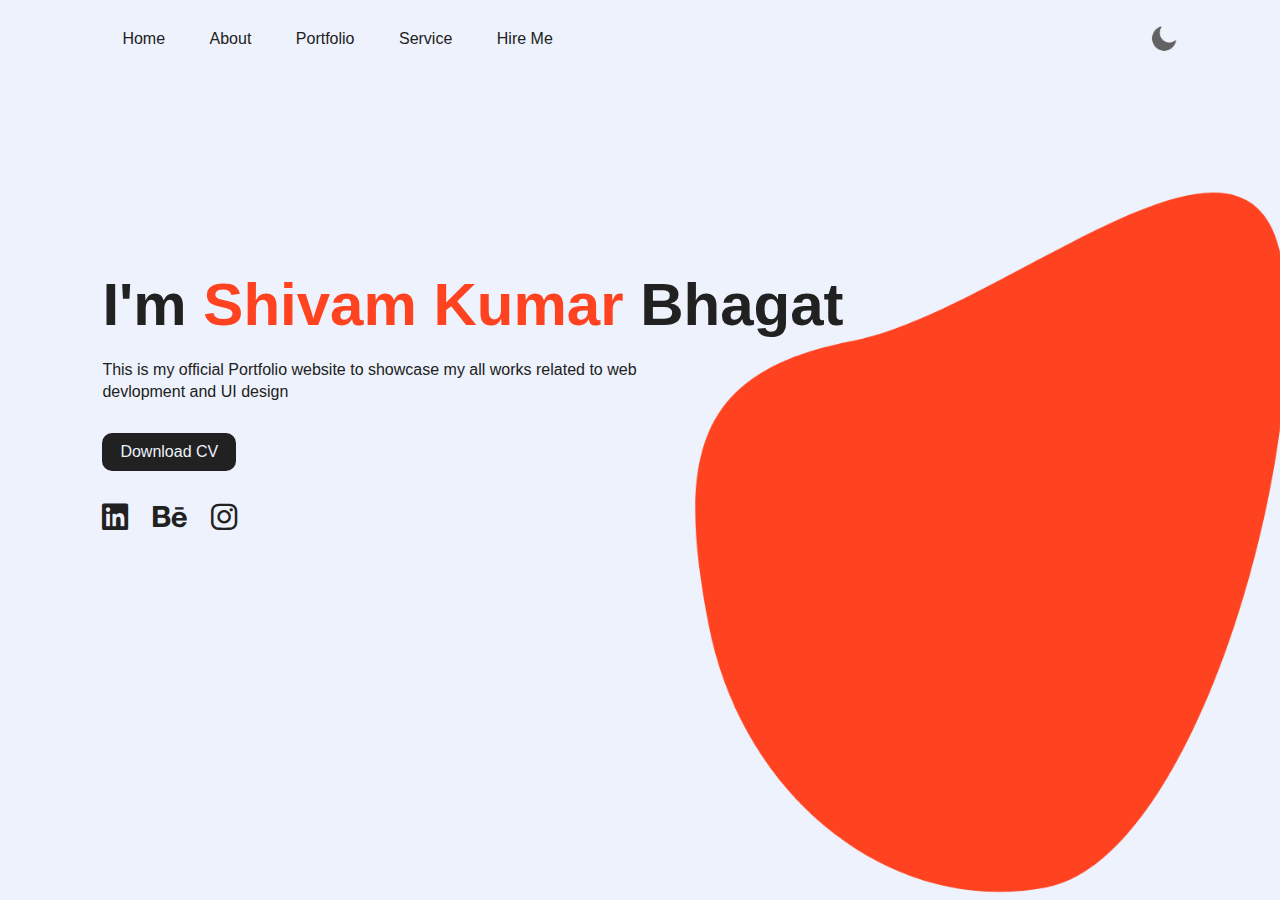
<file: portfolio/index.html>
<!DOCTYPE html>
<html lang="en">
<head>
    <meta charset="UTF-8">
    <meta name="viewport" content="width=device-width, initial-scale=1.0">
    <title>Portfolio</title>
    <link rel="stylesheet" href="style.css">
    <link rel="stylesheet" href="https://cdnjs.cloudflare.com/ajax/libs/font-awesome/6.4.0/css/all.min.css">
</head>
<body>
    <div class="hero">
        <nav>
            <!-- <img src="portfolio_site_img/logo.png" class="logo"> -->
            <ul>
                <li><a href="#">Home</a></li>
                <li><a href="#">About</a></li>
                <li><a href="#">Portfolio</a></li>
                <li><a href="#">Service</a></li>
                <li><a href="hireme.html">Hire Me</a></li>
            </ul>
            <img src="portfolio_site_img/moon.png" id="icon">
        </nav>

        <div class="info">
            <h1>I'm <span>Shivam Kumar</span> Bhagat</h1>
            <p>This is my official Portfolio website to showcase my all works related to web <br>devlopment and UI design</p>
            <a href="https://drive.google.com/file/d/1vkA1sWENuZb1bT8IAR0OYp1fMY6XURos/view?usp=drive_link">Download CV</a>
        </div>

        <div class="img-box">
            <img src="portfolio_site_img/pattern.png" class="back-img">
            <!-- <img src="portfolio_site_img/girl.png" class="main-img"> -->
        </div>

        <div class="social-link">
            <a href="https://www.linkedin.com/in/shivam-kumar-bhagat-480920144/"><i class="fa-brands fa-linkedin"></i></a>
            <a href=""><i class="fab fa-behance"></i></a>
            <a href=""><i class="fa-brands fa-instagram"></i></a>
        </div>
    </div>

    <script src="script.js"></script>
</body>
</html>
</file>
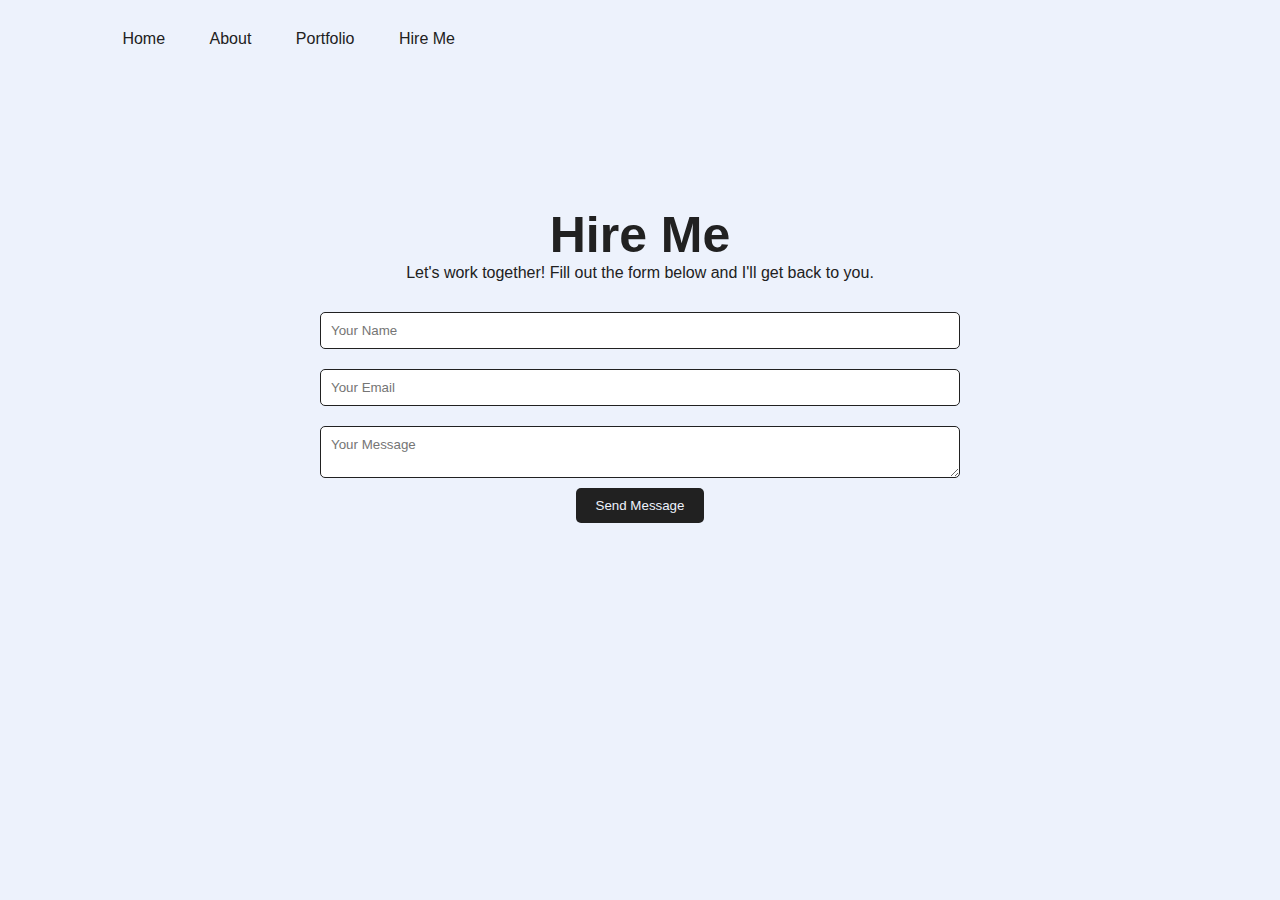
<file: portfolio/hireme.html>
<!DOCTYPE html>
<html lang="en">
<head>
    <meta charset="UTF-8">
    <meta name="viewport" content="width=device-width, initial-scale=1.0">
    <title>Hire Me</title>
    <link rel="stylesheet" href="style.css">
    <link rel="stylesheet" href="hireme.css">
</head>
<body>
    <div class="hero">
        <nav>
            <ul>
                <li><a href="index.html">Home</a></li>
                <li><a href="about.html">About</a></li>
                <li><a href="portfolio.html">Portfolio</a></li>
                <li><a href="hireme.html">Hire Me</a></li>
            </ul>
        </nav>

        <div class="hireme-container">
            <h1>Hire Me</h1>
            <p>Let's work together! Fill out the form below and I'll get back to you.</p>
            <form action="#" method="post">
                <input type="text" placeholder="Your Name" required>
                <input type="email" placeholder="Your Email" required>
                <textarea placeholder="Your Message" required></textarea>
                <button type="submit">Send Message</button>
            </form>
        </div>
    </div>
</body>
</html>
</file>
<file: portfolio/style.css>
*{
    padding: 0;
    margin: 0;
    font-family: 'poppins', sans-serif;
    box-sizing: border-box;
}

:root{
    --primary-color: #edf2fc;
    --secondary-color: #212121;
}

.dark-theme{
    --primary-color: #000106;
    --secondary-color: #fff;
}

.hero{
    height: 100vh;
    width: 100%;
    background: var(--primary-color);
    font-family: sans-serif;
    position: relative;
}

nav{
    width: 84%;
    display: flex;
    justify-content: space-between;
    align-items: center;
    padding: 20px 0;
    margin: auto;
}

.logo{
    width: 100px;
    cursor: pointer;
}

nav ul li{
    display: inline-block;
    list-style-type: none;
    margin: 10px 20px;
}

nav ul li a{
    text-decoration: none;
    color: var(--secondary-color);

}

nav ul li a:hover{
    color: #ff4321;
}

.info{
    margin-left: 8%;
    margin-top: 15%;
}

.info h1{
    font-size: 60px;
    color: var(--secondary-color);
    margin-bottom: 20px;
}

span{
    color: #ff4321;
}

.info p{
    color: var(--secondary-color);
    line-height: 22px;
}
.info a{
    background: var(--secondary-color);
    padding: 10px 18px;
    text-decoration: none;
    color: var(--primary-color);
    display: inline-block;
    margin: 30px 0;
    border-radius: 10px;
}

.img-box{
    width: 30%;
    height: 80%;
    position: absolute;
    bottom: 0;
    right: 100px;
}

.img-box img{
    height: 100%;
    position: absolute;
    left: 50%;
    bottom: 0;
    transform: translateX(-50%);
    transition: bottom 1s, left 1s;
}

.img-box:hover .back-img{
    bottom: 40px;
    
}

.img-box:hover .main-img{
    left: 54%;
}

.social-link{
    margin-left: 8%;
    margin-top: 0px;
    color: var(--secondary-color);
}

.social-link a{
    font-size: 30px;
    color: var(--secondary-color);
    margin-right: 20px;
}

.social-link a:hover{
    color: #ff4321;
}

#icon{
    width: 30px;
    cursor: pointer;
}

nav il{
    flex: 1;
    text-align: right;
}
</file>
<file: portfolio/hireme.css>
.hireme-container {
    text-align: center;
    margin-top: 10%;
    color: var(--secondary-color);
}

.hireme-container h1 {
    font-size: 50px;
}

.hireme-container p {
    margin-bottom: 20px;
}

.hireme-container form {
    display: flex;
    flex-direction: column;
    align-items: center;
}

.hireme-container input, .hireme-container textarea {
    width: 50%;
    padding: 10px;
    margin: 10px 0;
    border: 1px solid var(--secondary-color);
    border-radius: 5px;
}

.hireme-container button {
    padding: 10px 20px;
    background: var(--secondary-color);
    color: var(--primary-color);
    border: none;
    border-radius: 5px;
    cursor: pointer;
}

.hireme-container button:hover {
    background: #ff4321;
}
</file>
